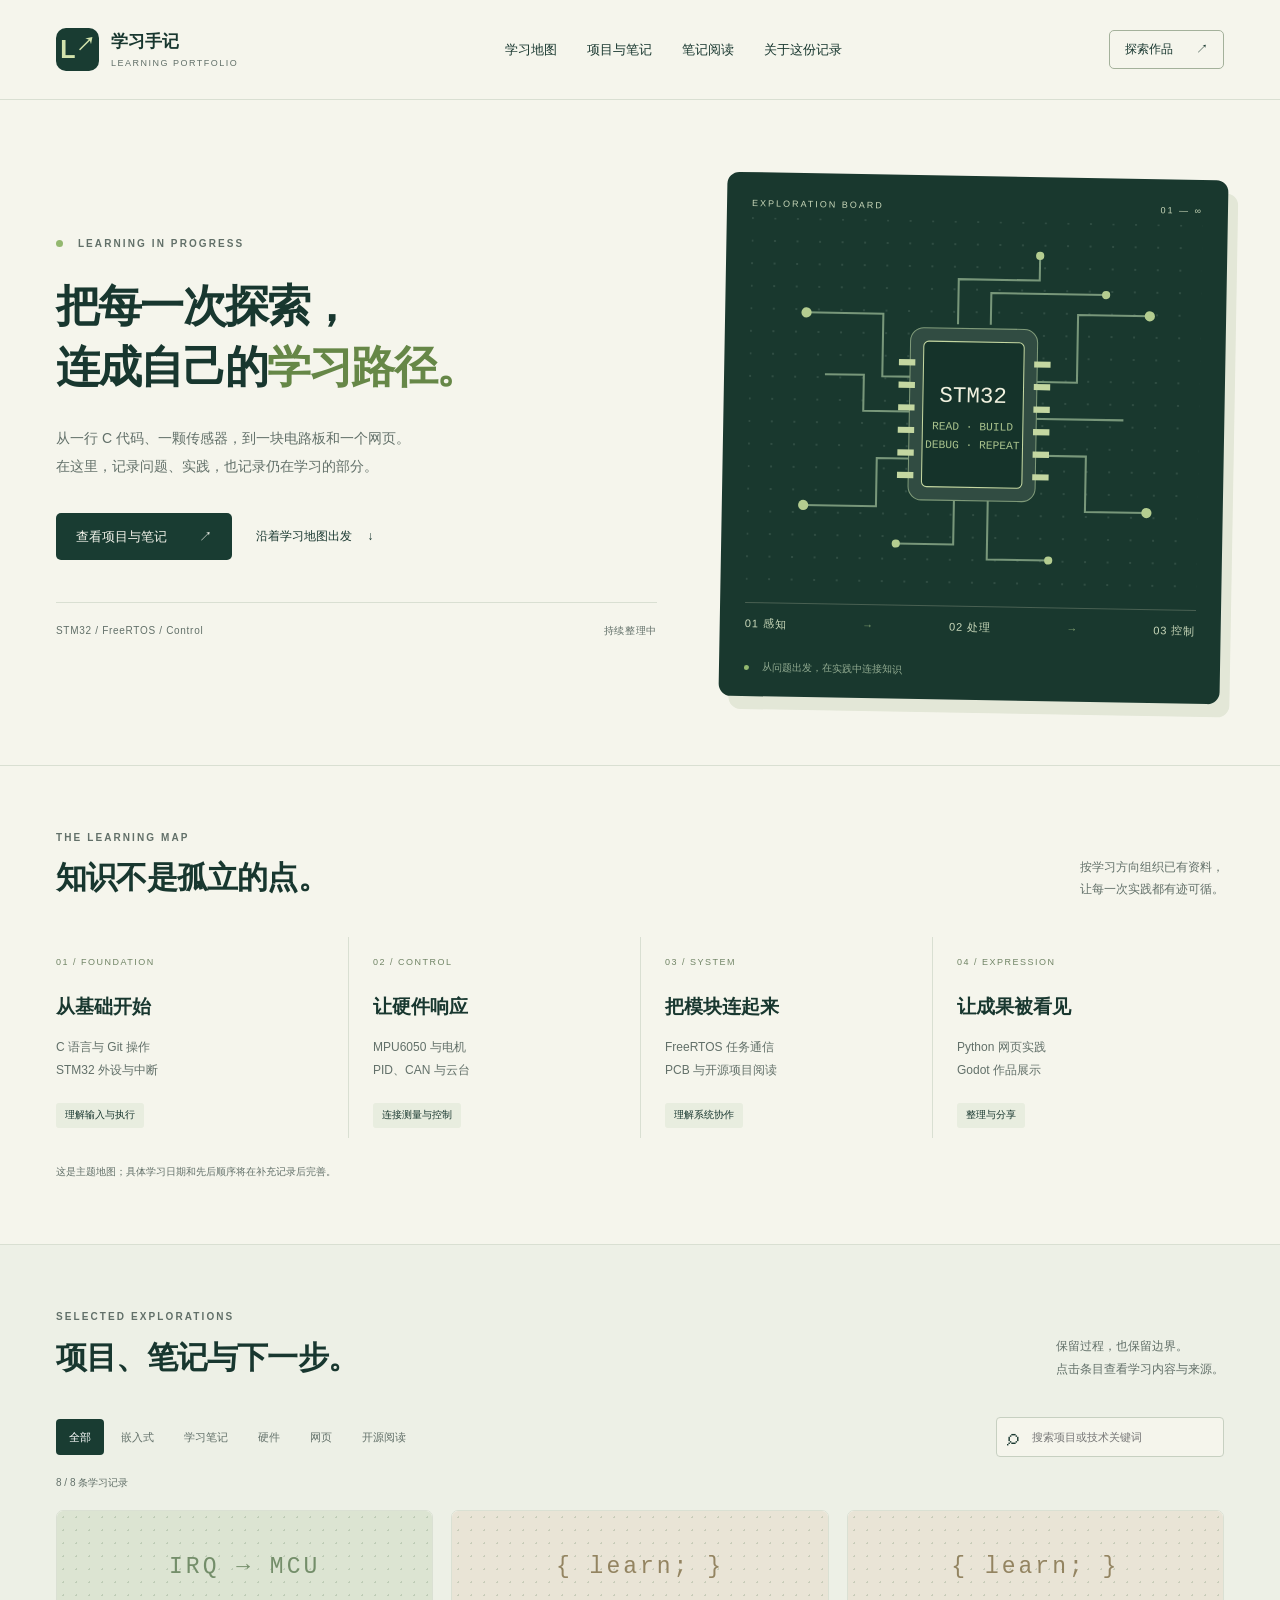
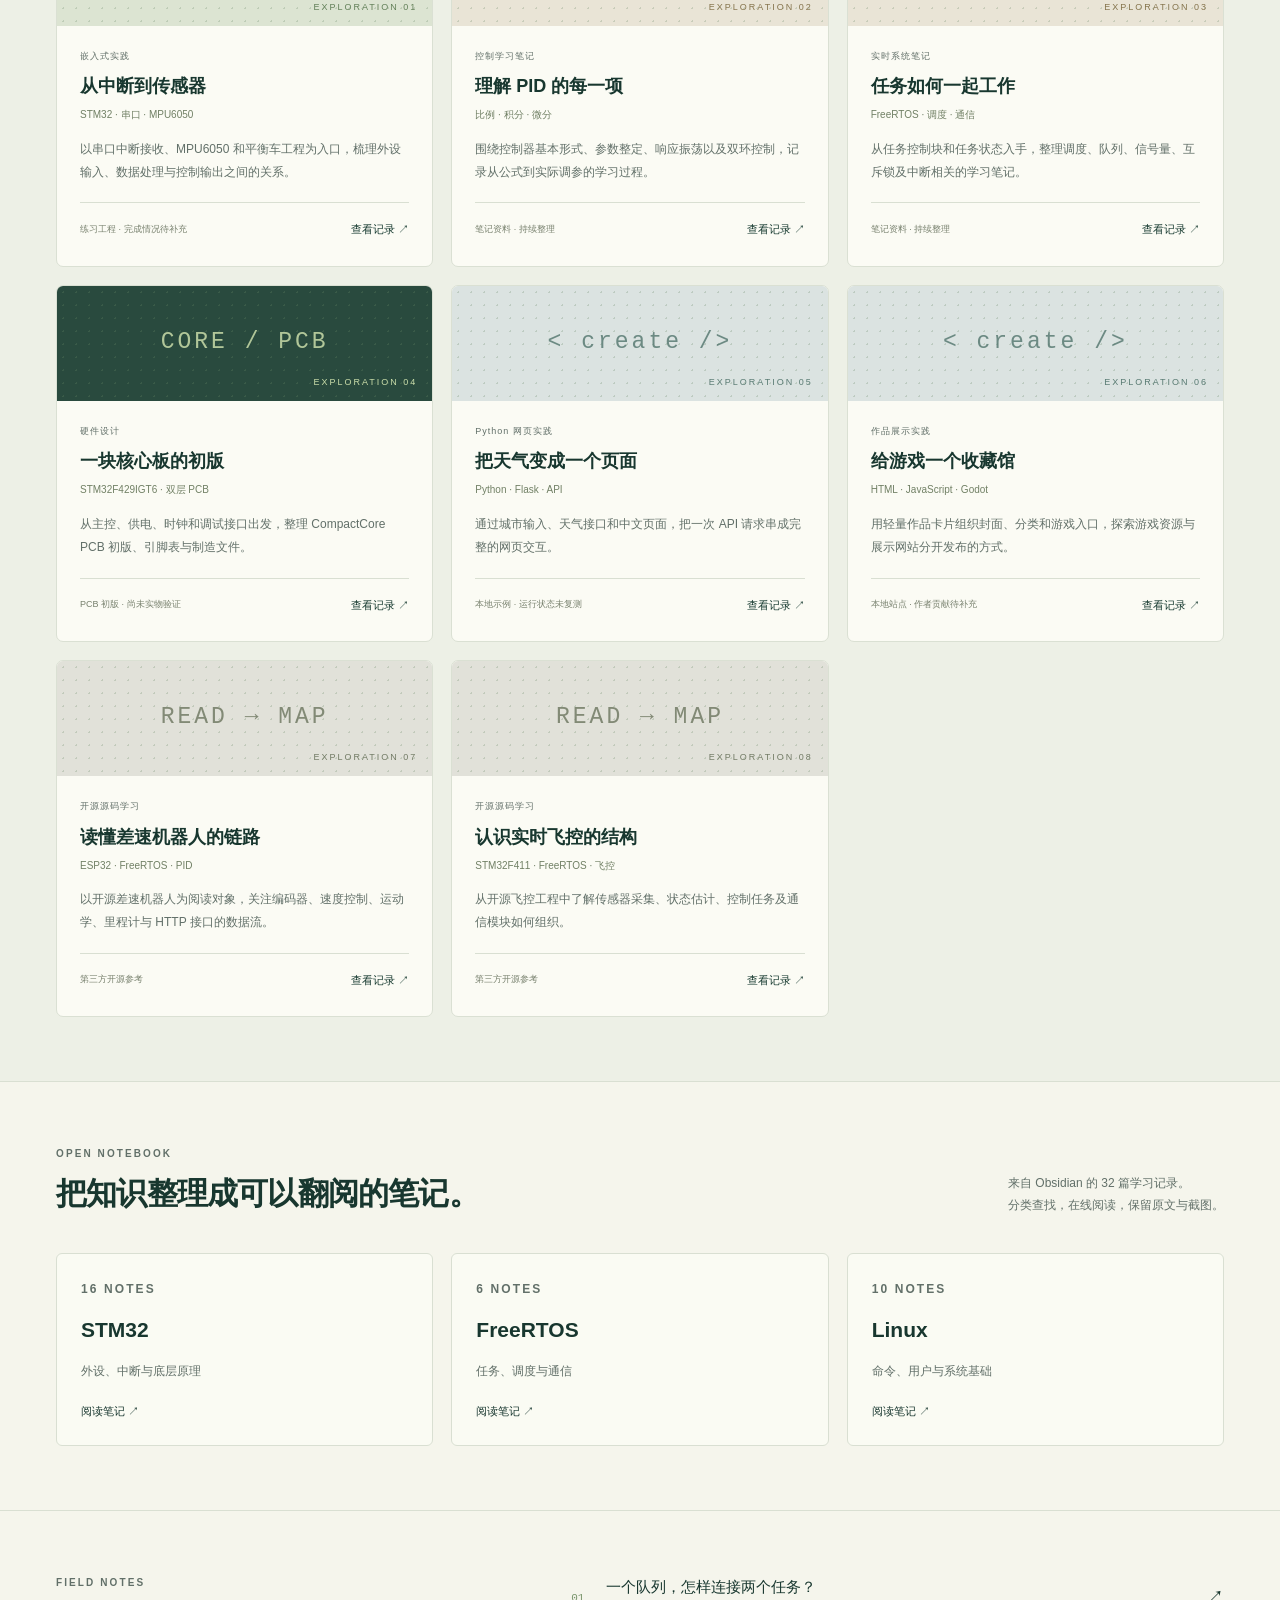
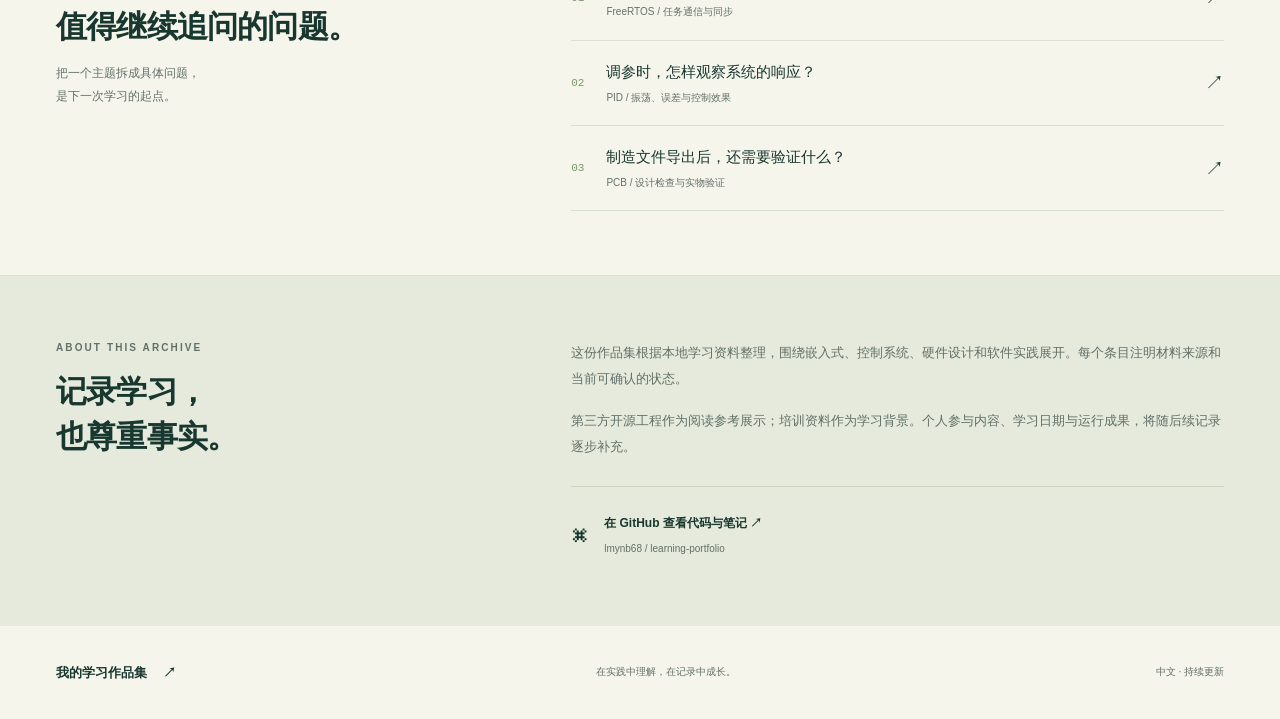
<file: index.html>
<!doctype html>
<html lang="zh-CN"><head><meta charset="utf-8"><meta name="viewport" content="width=device-width,initial-scale=1"><meta name="description" content="一份围绕 STM32、FreeRTOS、控制系统、硬件与网页实践整理的个人学习作品集。"><meta name="theme-color" content="#102a26"><title>我的学习作品集｜Learning in progress</title><link rel="icon" href="favicon.svg" type="image/svg+xml"><link rel="stylesheet" href="style.css"><link rel="stylesheet" href="notes.css"><script defer src="projects.js"></script><script defer src="app.js"></script></head>
<body><a class="skip" href="#main">跳到主要内容</a><header><a class="brand" href="#"><span class="brand-mark">L<span>↗</span></span><span>学习手记<small>LEARNING PORTFOLIO</small></span></a><nav aria-label="主导航"><a href="#journey">学习地图</a><a href="#projects">项目与笔记</a><a href="notes.html">笔记阅读</a><a href="#about">关于这份记录</a></nav><a class="nav-cta" href="#projects">探索作品 <span>↗</span></a></header>
<main id="main"><section class="hero"><div class="hero-copy"><p class="eyebrow"><span class="dot"></span> LEARNING IN PROGRESS</p><h1>把每一次探索，<br>连成自己的<span>学习路径。</span></h1><p class="hero-intro">从一行 C 代码、一颗传感器，到一块电路板和一个网页。<br>在这里，记录问题、实践，也记录仍在学习的部分。</p><div class="hero-actions"><a class="button primary" href="#projects">查看项目与笔记 <span>↗</span></a><a class="text-link" href="#journey">沿着学习地图出发 <span>↓</span></a></div><div class="hero-foot"><span>STM32 / FreeRTOS / Control</span><span>持续整理中</span></div></div>
<div class="hero-visual" aria-label="从感知到控制的学习链路示意"><div class="visual-top"><span>EXPLORATION BOARD</span><span>01 — ∞</span></div><svg class="board" viewBox="0 0 440 370" role="img" aria-label="传感器、微控制器与控制输出之间的连接示意"><defs><pattern id="grid" width="22" height="22" patternUnits="userSpaceOnUse"><circle cx="1" cy="1" r="1" fill="#526e61" opacity=".5"/></pattern></defs><rect width="440" height="370" fill="url(#grid)"/><g fill="none" stroke="#78977a" stroke-width="2"><path d="M55 92H130V153H168M55 280H126V233H168M272 156H320V90H390M272 228H330V282H390"/><path d="M203 101V57H282V33M235 101V70H347M202 271V316H146M235 271V330H295"/><path d="M74 152H112V187H168M272 192H366"/></g><g fill="#b4cd90"><circle cx="55" cy="92" r="5"/><circle cx="55" cy="280" r="5"/><circle cx="390" cy="90" r="5"/><circle cx="390" cy="282" r="5"/><circle cx="282" cy="33" r="4"/><circle cx="347" cy="70" r="4"/><circle cx="146" cy="316" r="4"/><circle cx="295" cy="330" r="4"/></g><rect x="157" y="105" width="124" height="168" rx="13" fill="#314c42" stroke="#7f9a79"/><rect x="170" y="118" width="98" height="142" rx="5" fill="#15332a" stroke="#c4d7a1"/><g fill="#c4d7a1"><path d="M146 136h16v6h-16zm0 22h16v6h-16zm0 22h16v6h-16zm0 22h16v6h-16zm0 22h16v6h-16zm0 22h16v6h-16zm132-110h16v6h-16zm0 22h16v6h-16zm0 22h16v6h-16zm0 22h16v6h-16zm0 22h16v6h-16zm0 22h16v6h-16z"/></g><text x="219" y="177" fill="#f0f1df" text-anchor="middle" font-size="22" font-family="monospace">STM32</text><text x="219" y="204" fill="#a9c28d" text-anchor="middle" font-size="11" font-family="monospace">READ · BUILD</text><text x="219" y="222" fill="#a9c28d" text-anchor="middle" font-size="11" font-family="monospace">DEBUG · REPEAT</text></svg><div class="board-caption"><span>01 感知</span><i>→</i><span>02 处理</span><i>→</i><span>03 控制</span></div><div class="visual-note"><span class="dot"></span> 从问题出发，在实践中连接知识</div></div></section>
<section class="journey section" id="journey"><div class="section-heading"><div><p class="eyebrow">THE LEARNING MAP</p><h2>知识不是孤立的点。</h2></div><p>按学习方向组织已有资料，<br>让每一次实践都有迹可循。</p></div><div class="map"><article><span class="step">01 / FOUNDATION</span><h3>从基础开始</h3><p>C 语言与 Git 操作<br>STM32 外设与中断</p><span class="map-tag">理解输入与执行</span></article><article><span class="step">02 / CONTROL</span><h3>让硬件响应</h3><p>MPU6050 与电机<br>PID、CAN 与云台</p><span class="map-tag">连接测量与控制</span></article><article><span class="step">03 / SYSTEM</span><h3>把模块连起来</h3><p>FreeRTOS 任务通信<br>PCB 与开源项目阅读</p><span class="map-tag">理解系统协作</span></article><article><span class="step">04 / EXPRESSION</span><h3>让成果被看见</h3><p>Python 网页实践<br>Godot 作品展示</p><span class="map-tag">整理与分享</span></article></div><p class="map-note">这是主题地图；具体学习日期和先后顺序将在补充记录后完善。</p></section>
<section class="projects section" id="projects"><div class="section-heading"><div><p class="eyebrow">SELECTED EXPLORATIONS</p><h2>项目、笔记与下一步。</h2></div><p>保留过程，也保留边界。<br>点击条目查看学习内容与来源。</p></div><div class="project-toolbar"><div class="filters" role="group" aria-label="按学习方向筛选"><button data-filter="all" aria-pressed="true">全部</button><button data-filter="embedded" aria-pressed="false">嵌入式</button><button data-filter="notes" aria-pressed="false">学习笔记</button><button data-filter="hardware" aria-pressed="false">硬件</button><button data-filter="web" aria-pressed="false">网页</button><button data-filter="reference" aria-pressed="false">开源阅读</button></div><label class="search"><span aria-hidden="true">⌕</span><input id="search" type="search" placeholder="搜索项目或技术关键词" aria-label="搜索项目或技术关键词"></label></div><p id="result-count" class="result-count" aria-live="polite"></p><div id="project-grid" class="project-grid"></div><p id="empty" class="empty" hidden>没有找到匹配的条目。试试其他关键词，或选择“全部”。</p><noscript><p>启用 JavaScript 后可浏览项目与筛选功能。本作品集包含 STM32、PID、FreeRTOS、PCB、Flask、Godot 与开源源码学习资料。</p></noscript></section>
<section class="section" id="study-notes"><div class="section-heading"><div><p class="eyebrow">OPEN NOTEBOOK</p><h2>把知识整理成可以翻阅的笔记。</h2></div><p>来自 Obsidian 的 32 篇学习记录。<br>分类查找，在线阅读，保留原文与截图。</p></div><div class="notes-entry-grid"><a class="notes-entry" href="notes.html?category=STM32"><p class="eyebrow">16 NOTES</p><h3>STM32</h3><p>外设、中断与底层原理</p><span>阅读笔记 ↗</span></a><a class="notes-entry" href="notes.html?category=FreeRTOS"><p class="eyebrow">6 NOTES</p><h3>FreeRTOS</h3><p>任务、调度与通信</p><span>阅读笔记 ↗</span></a><a class="notes-entry" href="notes.html?category=Linux"><p class="eyebrow">10 NOTES</p><h3>Linux</h3><p>命令、用户与系统基础</p><span>阅读笔记 ↗</span></a></div></section><section class="notebook section"><div class="notebook-title"><p class="eyebrow">FIELD NOTES</p><h2>值得继续追问的问题。</h2><p>把一个主题拆成具体问题，<br>是下一次学习的起点。</p></div><div class="questions"><a href="#projects" data-topic="FreeRTOS"><span>01</span><div><h3>一个队列，怎样连接两个任务？</h3><p>FreeRTOS / 任务通信与同步</p></div><span>↗</span></a><a href="#projects" data-topic="PID"><span>02</span><div><h3>调参时，怎样观察系统的响应？</h3><p>PID / 振荡、误差与控制效果</p></div><span>↗</span></a><a href="#projects" data-topic="PCB"><span>03</span><div><h3>制造文件导出后，还需要验证什么？</h3><p>PCB / 设计检查与实物验证</p></div><span>↗</span></a></div></section>
<section class="about section" id="about"><div><p class="eyebrow">ABOUT THIS ARCHIVE</p><h2>记录学习，<br>也尊重事实。</h2></div><div class="about-copy"><p>这份作品集根据本地学习资料整理，围绕嵌入式、控制系统、硬件设计和软件实践展开。每个条目注明材料来源和当前可确认的状态。</p><p>第三方开源工程作为阅读参考展示；培训资料作为学习背景。个人参与内容、学习日期与运行成果，将随后续记录逐步补充。</p><a class="github-box" href="https://github.com/lmynb68/learning-portfolio" target="_blank" rel="noopener noreferrer"><span class="github-symbol" aria-hidden="true">⌘</span><div><strong>在 GitHub 查看代码与笔记 ↗</strong><p>lmynb68 / learning-portfolio</p></div></a></div></section></main>
<footer><a class="footer-brand" href="#">我的学习作品集 <span>↗</span></a><p>在实践中理解，在记录中成长。</p><span>中文 · 持续更新</span></footer>
<dialog id="project-dialog" aria-labelledby="dialog-title"><div class="dialog-top"><span id="dialog-label" class="eyebrow"></span><button id="close-dialog" aria-label="关闭详情">×</button></div><h2 id="dialog-title"></h2><p id="dialog-subtitle"></p><p id="dialog-description"></p><h3>学习主题</h3><ul id="dialog-topics"></ul><div class="detail-note"><strong id="dialog-status"></strong><p id="dialog-detail"></p></div><dl><dt>材料来源</dt><dd id="dialog-origin"></dd><dt>对应资料目录</dt><dd id="dialog-evidence"></dd></dl><a id="dialog-source" class="button primary" target="_blank" rel="noopener noreferrer" hidden>查看原作者仓库 ↗</a></dialog></body></html>
</file>
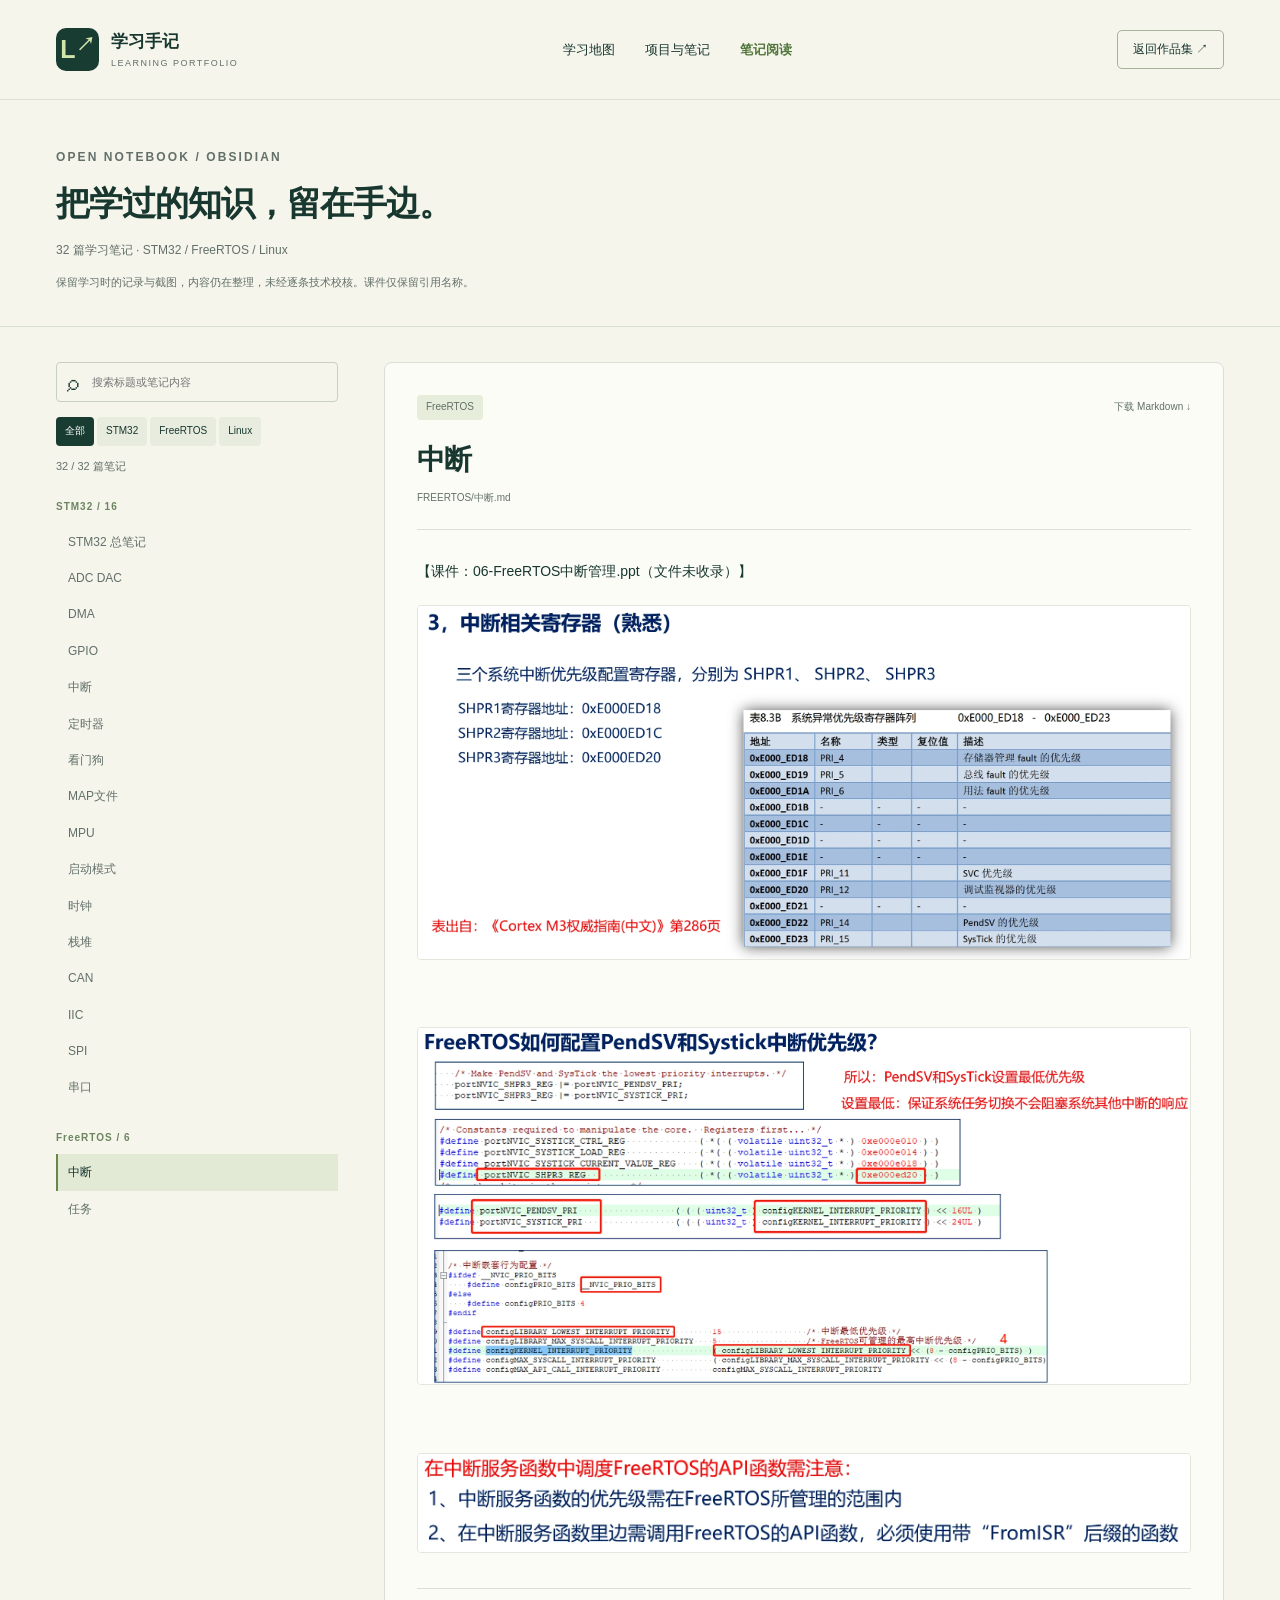
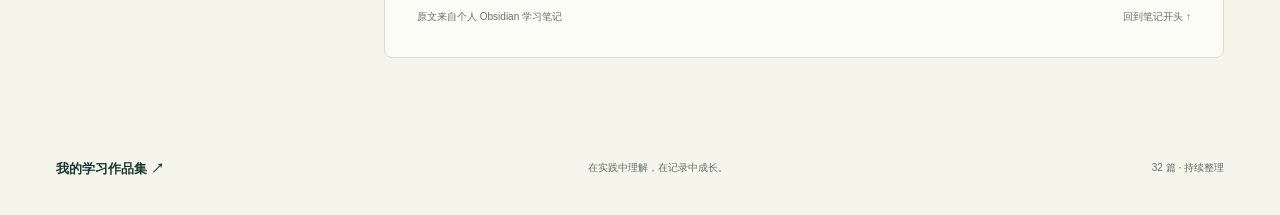
<file: notes.html>
<!doctype html><html lang="zh-CN"><head><meta charset="utf-8"><meta name="viewport" content="width=device-width,initial-scale=1"><meta name="description" content="STM32、FreeRTOS 与 Linux 的 Obsidian 学习笔记，支持分类、搜索和在线阅读。"><title>学习笔记｜我的学习作品集</title><link rel="icon" href="favicon.svg"><link rel="stylesheet" href="style.css"><link rel="stylesheet" href="notes.css"><script defer src="notes-data.js"></script><script defer src="notes-app.js"></script></head><body><a class="skip" href="#note-body">跳到笔记正文</a><header><a class="brand" href="index.html"><span class="brand-mark">L<span>↗</span></span><span>学习手记<small>LEARNING PORTFOLIO</small></span></a><nav aria-label="主导航"><a href="index.html#journey">学习地图</a><a href="index.html#projects">项目与笔记</a><a href="notes.html" aria-current="page">笔记阅读</a></nav><a class="nav-cta" href="index.html">返回作品集 ↗</a></header><main class="notes-main"><section class="notes-hero"><p class="eyebrow">OPEN NOTEBOOK / OBSIDIAN</p><h1>把学过的知识，留在手边。</h1><p>32 篇学习笔记 · STM32 / FreeRTOS / Linux</p><p class="notes-disclaimer">保留学习时的记录与截图，内容仍在整理，未经逐条技术校核。课件仅保留引用名称。</p></section><div class="reading-layout"><aside class="note-sidebar" aria-label="笔记目录"><label class="search"><span aria-hidden="true">⌕</span><input type="search" id="note-search" placeholder="搜索标题或笔记内容" aria-label="搜索标题或笔记内容"></label><div class="note-filters" role="group" aria-label="笔记分类"><button data-category="all" aria-pressed="true">全部</button><button data-category="STM32" aria-pressed="false">STM32</button><button data-category="FreeRTOS" aria-pressed="false">FreeRTOS</button><button data-category="Linux" aria-pressed="false">Linux</button></div><p id="note-count" aria-live="polite"></p><div id="note-list"></div><p id="no-notes" hidden>没有匹配的笔记，请调整搜索条件。</p></aside><article class="note-reader"><div class="reader-meta"><span id="note-category"></span><a id="note-download" download>下载 Markdown ↓</a></div><h2 id="note-title"></h2><p id="note-path"></p><div id="note-body" class="markdown-body" tabindex="-1"></div><div class="reader-footer"><span>原文来自个人 Obsidian 学习笔记</span><a href="#note-title">回到笔记开头 ↑</a></div></article></div><noscript>请启用 JavaScript 阅读笔记；Markdown 文件也保存在 notes/raw 目录。</noscript></main><footer><a class="footer-brand" href="index.html">我的学习作品集 ↗</a><p>在实践中理解，在记录中成长。</p><span>32 篇 · 持续整理</span></footer></body></html>
</file>
<file: style.css>
:root{--ink:#18372f;--muted:#627069;--paper:#f5f5ec;--line:#d9dfd2;--green:#193c32;--lime:#d2e3ad}*{box-sizing:border-box}html{scroll-behavior:smooth;scroll-padding-top:24px}body{margin:0;background:var(--paper);color:var(--ink);font-family:Inter,'Segoe UI','Microsoft YaHei',sans-serif;line-height:1.65}a{color:inherit;text-decoration:none}button,input{font:inherit}button,a,input{ -webkit-tap-highlight-color:transparent}button{cursor:pointer}a:focus-visible,button:focus-visible,input:focus-visible{outline:3px solid #659760;outline-offset:4px}::selection{background:var(--lime)}.skip{position:fixed;top:-100px;left:16px;z-index:9;padding:12px;background:white}.skip:focus{top:12px}header,main,footer{max-width:1360px;margin:auto}header{display:flex;align-items:center;justify-content:space-between;padding:28px 56px;border-bottom:1px solid var(--line);gap:30px}.brand{display:flex;align-items:center;gap:12px;font-size:17px;font-weight:700}.brand-mark{background:var(--green);color:var(--lime);width:43px;height:43px;border-radius:10px;display:flex;align-items:center;justify-content:center;font-size:25px}.brand-mark span{font-size:19px;margin-top:-10px}small{display:block;font-size:9px;letter-spacing:1.5px;font-weight:500;color:var(--muted)}nav{display:flex;gap:30px;font-size:13px}nav a:hover,.text-link:hover{color:#568143}.nav-cta{font-size:12px;border:1px solid #a4b19b;padding:9px 15px;border-radius:5px}.nav-cta span{padding-left:20px}.hero{display:grid;grid-template-columns:1.2fr 1fr;gap:66px;padding:76px 56px 65px;align-items:center}.eyebrow{font-size:10px;font-weight:650;letter-spacing:2.1px;margin:0 0 24px;color:var(--muted)}.dot{display:inline-block;width:7px;height:7px;background:#93b86f;border-radius:50%;margin-right:10px}.hero h1{font-size:clamp(32px,3.4vw,49px);line-height:1.4;letter-spacing:-1.8px;margin:0 0 26px;font-weight:650}.hero h1 span{color:#668747}.hero-intro{font-size:14px;color:var(--muted);line-height:2}.hero-actions{display:flex;align-items:center;gap:24px;margin-top:33px}.button{display:inline-flex;justify-content:center;align-items:center;gap:32px;border-radius:5px;padding:13px 20px;font-size:13px;border:0}.primary{background:var(--green);color:var(--paper)}.primary:hover{background:#2c5546}.text-link{font-size:12px}.text-link span{margin-left:12px}.hero-foot{border-top:1px solid var(--line);padding-top:20px;margin-top:42px;display:flex;justify-content:space-between;font-size:10px;color:var(--muted);letter-spacing:.7px}.hero-visual{background:#19382e;border-radius:12px;color:#c8d7b9;padding:24px 25px 20px;transform:rotate(1deg);box-shadow:10px 13px 0 #e3e7d7}.visual-top{display:flex;justify-content:space-between;font-size:9px;letter-spacing:2px}.board{width:100%;display:block;margin:6px 0}.board-caption{display:flex;align-items:center;justify-content:space-between;font-size:11px;letter-spacing:1px;padding:11px 0;border-top:1px solid #496052}.board-caption i{font-style:normal;color:#819f70}.visual-note{font-size:10px;color:#92ab91;padding-top:16px}.visual-note .dot{width:5px;height:5px}.section{padding:64px 56px;border-top:1px solid var(--line);scroll-margin-top:20px}.section-heading{display:flex;align-items:end;justify-content:space-between;gap:25px;margin-bottom:36px}.section-heading .eyebrow{margin-bottom:10px}h2{font-size:31px;letter-spacing:-.8px;line-height:1.45;margin:0;font-weight:600}.section-heading>p{font-size:12px;color:var(--muted);margin:0;line-height:1.9}.map{display:grid;grid-template-columns:repeat(4,1fr);gap:0}.map article{padding:10px 24px;border-left:1px solid var(--line)}.map article:first-child{padding-left:0;border-left:0}.step{font-size:9px;letter-spacing:1.5px;color:#718566}.map h3{font-size:19px;margin:18px 0 13px;font-weight:600}.map p{font-size:12px;color:var(--muted);line-height:1.9}.map-tag{font-size:10px;display:inline-block;padding:4px 9px;background:#e8eddf;border-radius:3px;margin-top:10px}.map-note{font-size:10px;color:var(--muted);margin:26px 0 0}.projects{background:#edf0e6}.project-toolbar{display:flex;justify-content:space-between;align-items:center;gap:20px}.filters{display:flex;gap:4px;flex-wrap:wrap}.filters button{font-size:11px;border:0;background:transparent;color:var(--muted);padding:9px 13px;border-radius:4px}.filters button[aria-pressed=true]{color:white;background:var(--green)}.filters button:hover{background:#dfe6d5}.filters button[aria-pressed=true]:hover{background:#2c5546}.search{display:flex;align-items:center;gap:9px;border:1px solid #c7d0c1;border-radius:4px;background:var(--paper);padding:6px 10px}.search>span{font-size:23px;line-height:1}.search input{width:185px;background:transparent;border:0;font-size:11px;padding:4px;color:var(--ink);min-width:0}.result-count{font-size:10px;color:var(--muted);margin:18px 0}.project-grid{display:grid;grid-template-columns:repeat(3,1fr);gap:18px}.project-card{display:flex;flex-direction:column;background:#fbfbf4;border:1px solid #dae0d3;border-radius:7px;overflow:hidden;transition:transform .2s,box-shadow .2s}.project-card:hover{transform:translateY(-4px);box-shadow:0 9px 24px #26392912}.card-art{height:115px;position:relative;display:flex;align-items:center;justify-content:center;background:#dce4d2;color:#638059;overflow:hidden}.card-art::before{content:'';position:absolute;inset:0;background-image:radial-gradient(#69886542 1px,transparent 1px);background-size:13px 13px}.card-art .art-code{position:relative;font-family:Consolas,monospace;letter-spacing:3px;font-size:23px;opacity:.85}.card-art .art-number{position:absolute;bottom:11px;right:15px;font-size:9px;letter-spacing:2px}.art-notes{background:#e9e4d6;color:#85744d}.art-hardware{background:#294a3e;color:#c9dca9}.art-web{background:#dbe3e1;color:#597b73}.art-reference{background:#e1e1d9;color:#727b65}.card-content{padding:23px;flex:1;display:flex;flex-direction:column}.card-label{font-size:9px;letter-spacing:1px;color:var(--muted);margin:0 0 10px}.card-content h3{font-size:18px;line-height:1.5;margin:0 0 7px;font-weight:600}.card-subtitle{font-size:10px;color:#718065;margin:0 0 14px}.card-description{font-size:12px;color:var(--muted);margin:0 0 19px;line-height:1.9;flex:1}.card-bottom{border-top:1px solid var(--line);padding-top:13px;display:flex;align-items:center;justify-content:space-between;gap:8px}.card-status{font-size:9px;color:#78816e}.card-button{border:0;color:var(--green);background:transparent;padding:4px 0;font-size:11px;white-space:nowrap}.card-button:hover{text-decoration:underline}.empty{padding:45px;text-align:center;color:var(--muted);font-size:13px}.notebook{display:grid;grid-template-columns:.8fr 1.2fr;gap:80px}.notebook-title .eyebrow{margin-bottom:14px}.notebook-title>p:last-child{color:var(--muted);font-size:12px;line-height:1.9}.questions a{display:flex;align-items:center;gap:22px;padding:19px 0;border-bottom:1px solid var(--line)}.questions a:first-child{padding-top:0}.questions a>span:first-child{font-family:Consolas,monospace;font-size:11px;color:#79956c}.questions a>span:last-child{margin-left:auto;font-size:19px}.questions h3{font-size:15px;font-weight:500;margin:0 0 5px}.questions p{font-size:10px;color:var(--muted);margin:0}.questions a:hover h3{color:#68854d}.about{display:grid;grid-template-columns:.8fr 1.2fr;gap:80px;background:#e5eadc}.about .eyebrow{margin-bottom:13px}.about-copy>p{font-size:13px;color:var(--muted);line-height:2;margin:0 0 16px}.github-box{display:flex;gap:17px;align-items:center;border-top:1px solid #cbd5c0;padding-top:22px;margin-top:26px}.github-symbol{font-size:31px;font-family:monospace}.github-box strong{font-size:12px;font-weight:600}.github-box p{font-size:10px;margin:5px 0;color:var(--muted)}footer{display:flex;justify-content:space-between;align-items:center;padding:28px 56px;gap:20px}.footer-brand{font-size:13px;font-weight:600}.footer-brand span{margin-left:12px}footer p,footer>span{font-size:10px;color:var(--muted)}dialog{max-width:620px;width:calc(100% - 32px);max-height:88vh;background:var(--paper);color:var(--ink);border:1px solid var(--line);border-radius:12px;padding:30px;box-shadow:0 24px 80px #0003}dialog::backdrop{background:#0c231cb3;backdrop-filter:blur(4px)}.dialog-top{display:flex;align-items:center;justify-content:space-between}.dialog-top .eyebrow{margin:0}.dialog-top button{font-size:28px;border:0;background:transparent;color:var(--ink);padding:0 8px}dialog h2{font-size:26px;margin:12px 0}#dialog-subtitle{font-size:12px;color:var(--muted)}#dialog-description,#dialog-detail{font-size:13px;line-height:1.9}dialog h3{font-size:13px;margin-top:24px}dialog ul{padding-left:20px;font-size:12px;line-height:2}.detail-note{background:#e6ecdc;border-left:3px solid #91a776;padding:16px 18px;margin:22px 0}.detail-note strong{font-size:12px}.detail-note p{margin:8px 0 0}dialog dl{font-size:11px;color:var(--muted);display:grid;grid-template-columns:100px 1fr;gap:10px}dialog dd{margin:0;overflow-wrap:anywhere}#dialog-source{margin-top:15px}[hidden]{display:none!important}@media(min-width:1600px){body{padding:0 40px}header,main,footer{border-left:1px solid var(--line);border-right:1px solid var(--line)}}@media(max-width:1050px){header{padding:22px 30px}.hero{padding:55px 30px;gap:30px}.hero h1{font-size:36px}.section{padding:48px 30px}.hero-actions{gap:15px;flex-wrap:wrap}.project-toolbar{align-items:flex-start;flex-direction:column}.project-grid{grid-template-columns:repeat(2,1fr)}.notebook,.about{gap:35px}footer{padding:26px 30px}.map article{padding:8px 15px}}@media(max-width:680px){header{padding:18px 20px;gap:10px}.brand{font-size:14px}.brand-mark{width:35px;height:35px;font-size:21px}.brand small{font-size:7px}nav{display:none}.nav-cta{padding:7px 10px;font-size:10px}.nav-cta span{padding-left:8px}.hero{grid-template-columns:1fr;padding:42px 20px;gap:38px}.hero h1{font-size:35px;letter-spacing:-1px}.hero-intro{font-size:12px}.hero-intro br{display:none}.hero-foot{margin-top:26px}.hero-visual{max-width:420px;width:100%;margin:auto;padding:18px 20px}.board{max-height:300px}.section{padding:40px 20px}.section-heading{display:block;margin-bottom:26px}.section-heading>p{margin-top:14px}.section-heading>p br{display:none}h2{font-size:26px}.map{grid-template-columns:repeat(2,1fr);gap:25px 12px}.map article,.map article:first-child{padding:0 10px;border-left:2px solid #ccd8bd}.map h3{font-size:17px;margin:12px 0}.map p{font-size:11px}.step{font-size:8px}.project-grid{grid-template-columns:1fr}.card-art{height:112px}.filters{gap:2px}.filters button{padding:8px 10px;font-size:10px}.search{width:100%}.search input{width:100%}.project-toolbar{gap:13px}.notebook,.about{grid-template-columns:1fr;gap:24px}.questions h3{font-size:13px}.questions a{gap:14px}.notebook-title>p:last-child br{display:none}footer{padding:25px 20px;flex-wrap:wrap}footer p{order:3;width:100%;margin:0}dialog{padding:22px}dialog dl{grid-template-columns:82px 1fr}}@media(prefers-reduced-motion:reduce){html{scroll-behavior:auto}.project-card{transition:none}}
</file>
<file: notes.css>
.notes-hero{padding:48px 56px 35px;border-bottom:1px solid var(--line)}.notes-hero .eyebrow{margin-bottom:12px}.notes-hero h1{font-size:34px;line-height:1.4;letter-spacing:-1px;margin:0 0 14px;font-weight:600}.notes-hero>p{font-size:12px;color:var(--muted)}.notes-hero .notes-disclaimer{font-size:11px;margin-bottom:0}.reading-layout{display:grid;grid-template-columns:290px minmax(0,1fr);gap:38px;padding:35px 56px 64px}.note-sidebar{align-self:start;position:sticky;top:20px;max-height:calc(100vh - 40px);overflow:auto;padding-right:8px}.note-sidebar .search{width:100%}.note-sidebar input{width:100%}.note-filters{display:flex;gap:3px;margin-top:15px;flex-wrap:wrap}.note-filters button{font-size:10px;padding:6px 9px;border:0;border-radius:4px;background:#e7ecdf;color:var(--ink)}.note-filters button[aria-pressed=true]{background:var(--green);color:white}#note-count,#no-notes{font-size:11px;color:var(--muted)}.note-group{font-size:10px;color:#6c8560;margin:24px 0 8px;letter-spacing:1px}.note-item{display:block;width:100%;text-align:left;border:0;border-left:2px solid transparent;background:transparent;color:var(--muted);font-size:12px;line-height:1.7;padding:8px 10px;overflow-wrap:anywhere}.note-item:hover{background:#e9eddf}.note-item[aria-current=true]{color:var(--ink);background:#e2ead6;border-left-color:#688849}.note-reader{min-width:0;background:#fcfcf7;border:1px solid var(--line);border-radius:8px;padding:32px}.reader-meta{display:flex;justify-content:space-between;gap:15px;align-items:center;font-size:10px;color:var(--muted);margin-bottom:20px}.reader-meta>span{background:#e6edda;padding:4px 9px;border-radius:4px}.reader-meta a:hover{text-decoration:underline}.note-reader>h2{font-size:28px;overflow-wrap:anywhere}#note-path{font-size:10px;color:var(--muted);border-bottom:1px solid var(--line);padding-bottom:22px;margin-bottom:28px;overflow-wrap:anywhere}.markdown-body{font-size:14px;line-height:1.95;overflow-wrap:anywhere}.markdown-body h1,.markdown-body h2,.markdown-body h3,.markdown-body h4{margin:32px 0 16px;font-weight:600;line-height:1.5}.markdown-body h1{font-size:25px}.markdown-body h2{font-size:22px}.markdown-body h3{font-size:18px}.markdown-body h4{font-size:16px}.markdown-body p{margin:15px 0}.markdown-body a{color:#436f37;text-decoration:underline;text-underline-offset:3px}.markdown-body .note-image{display:block;margin:20px 0;text-decoration:none}.markdown-body img{display:block;max-width:100%;height:auto;border:1px solid #e2e6dc;border-radius:4px;background:white}.markdown-body pre{background:#17352c;color:#e0ebce;overflow:auto;border-radius:6px;padding:20px;font-size:12px;line-height:1.8;white-space:pre}.markdown-body code{font-family:Consolas,monospace}.markdown-body p code,.markdown-body li code,.markdown-body td code{background:#e8eddf;padding:2px 4px;border-radius:3px;font-size:.9em}.markdown-body blockquote{margin:20px 0;padding:8px 20px;background:#edf1e6;border-left:3px solid #97ad80;color:var(--muted)}.markdown-body ul,.markdown-body ol{padding-left:24px}.markdown-body .table-scroll{overflow:auto}.markdown-body table{border-collapse:collapse;font-size:12px;width:100%;margin:20px 0}.markdown-body td,.markdown-body th{border:1px solid var(--line);padding:9px 12px;text-align:left}.markdown-body th{background:#e7eddd}.markdown-body hr{border:0;border-top:1px solid var(--line);margin:30px 0}.reader-footer{margin-top:35px;padding-top:20px;border-top:1px solid var(--line);display:flex;justify-content:space-between;gap:15px;font-size:10px;color:var(--muted)}.notes-entry-grid{display:grid;grid-template-columns:repeat(3,1fr);gap:18px}.notes-entry{padding:24px;border:1px solid var(--line);border-radius:6px;background:#fafbf3;display:block}.notes-entry:hover{background:#e9efdf}.notes-entry .eyebrow{margin-bottom:12px}.notes-entry h3{font-size:21px;margin:0 0 12px}.notes-entry p{font-size:12px;color:var(--muted);line-height:1.9}.notes-entry>span{font-size:11px;display:block;margin-top:20px}a[aria-current=page]{font-weight:600;color:#52763c}@media(max-width:1050px){.notes-hero{padding:35px 30px}.reading-layout{grid-template-columns:240px minmax(0,1fr);gap:22px;padding:30px}.note-reader{padding:25px}}@media(max-width:680px){.notes-hero{padding:30px 20px}.notes-hero h1{font-size:27px}.reading-layout{grid-template-columns:1fr;padding:20px;gap:20px}.note-sidebar{position:static;max-height:290px;padding:0 5px 12px 0;border-bottom:1px solid var(--line)}.note-reader{padding:20px}.note-reader>h2{font-size:23px}.markdown-body{font-size:13px}.markdown-body pre{padding:15px}.reader-footer{flex-direction:column}.notes-entry-grid{grid-template-columns:1fr}}
</file>
